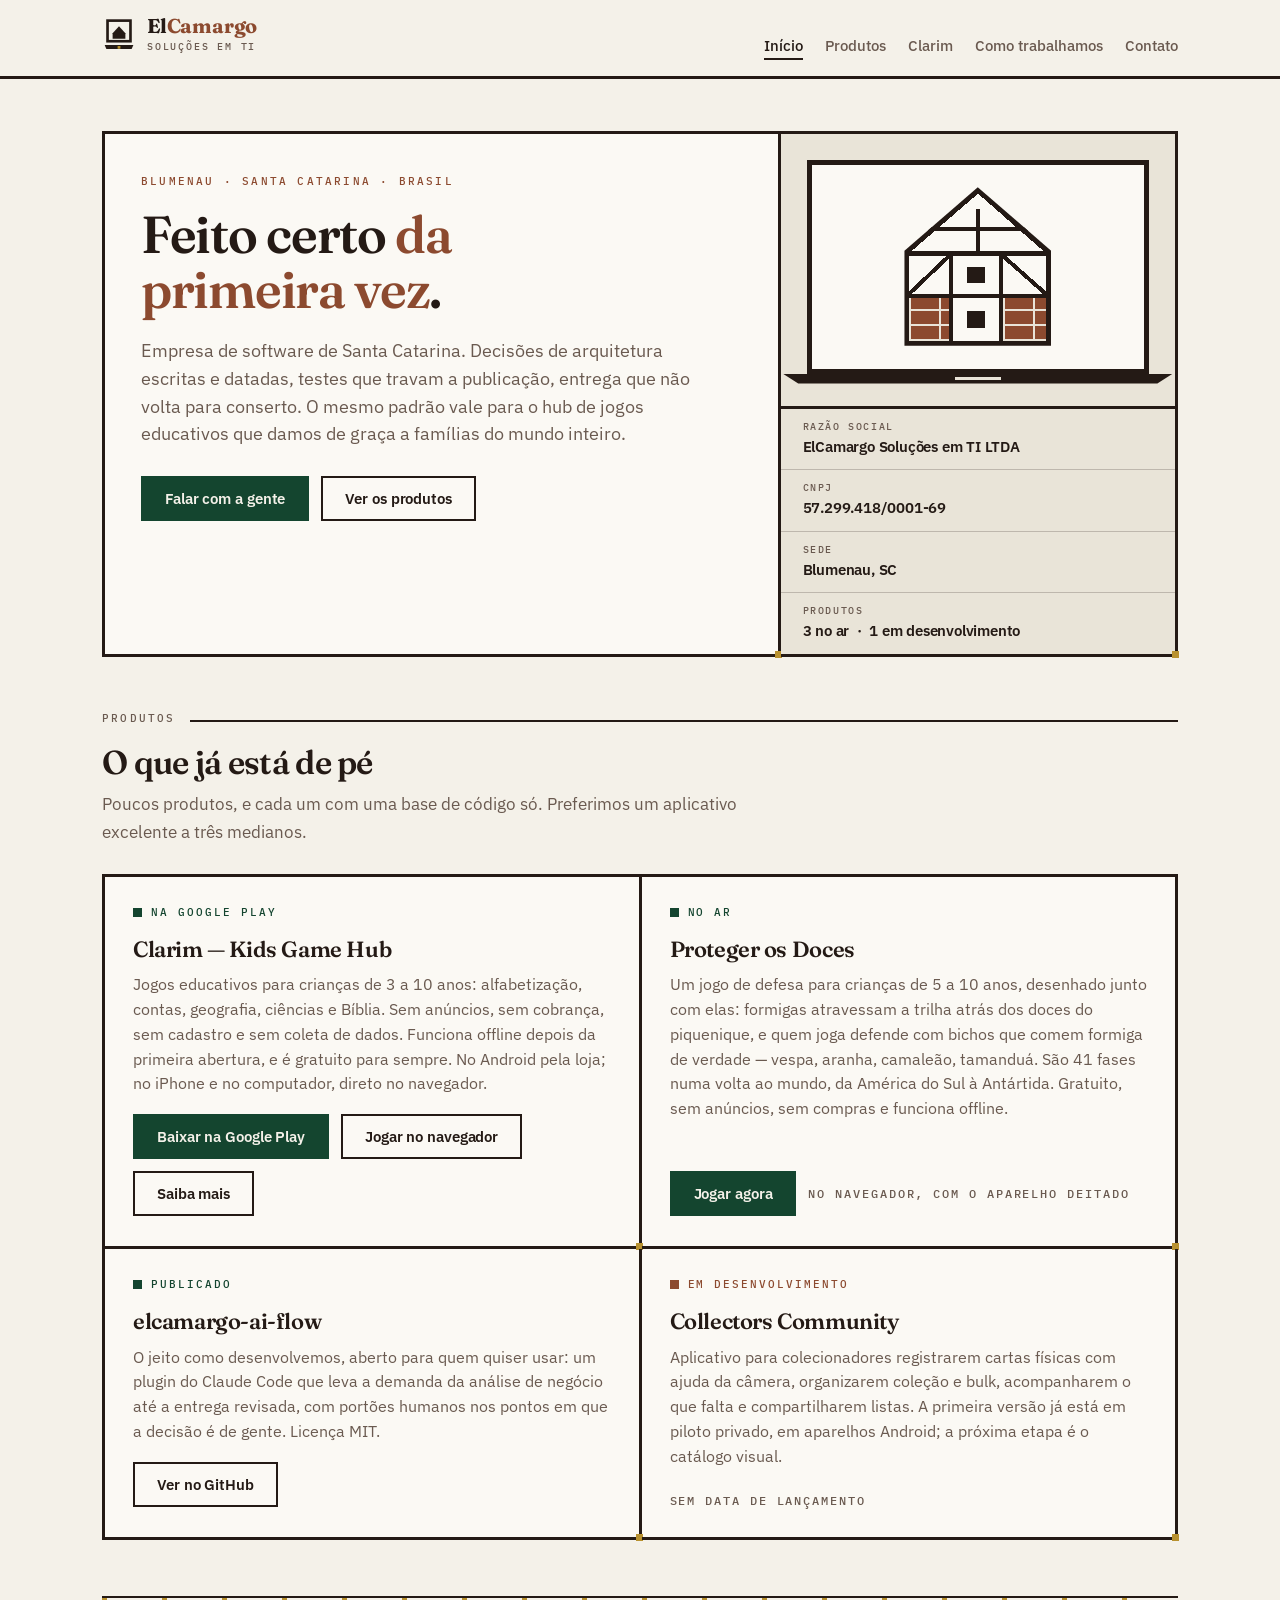
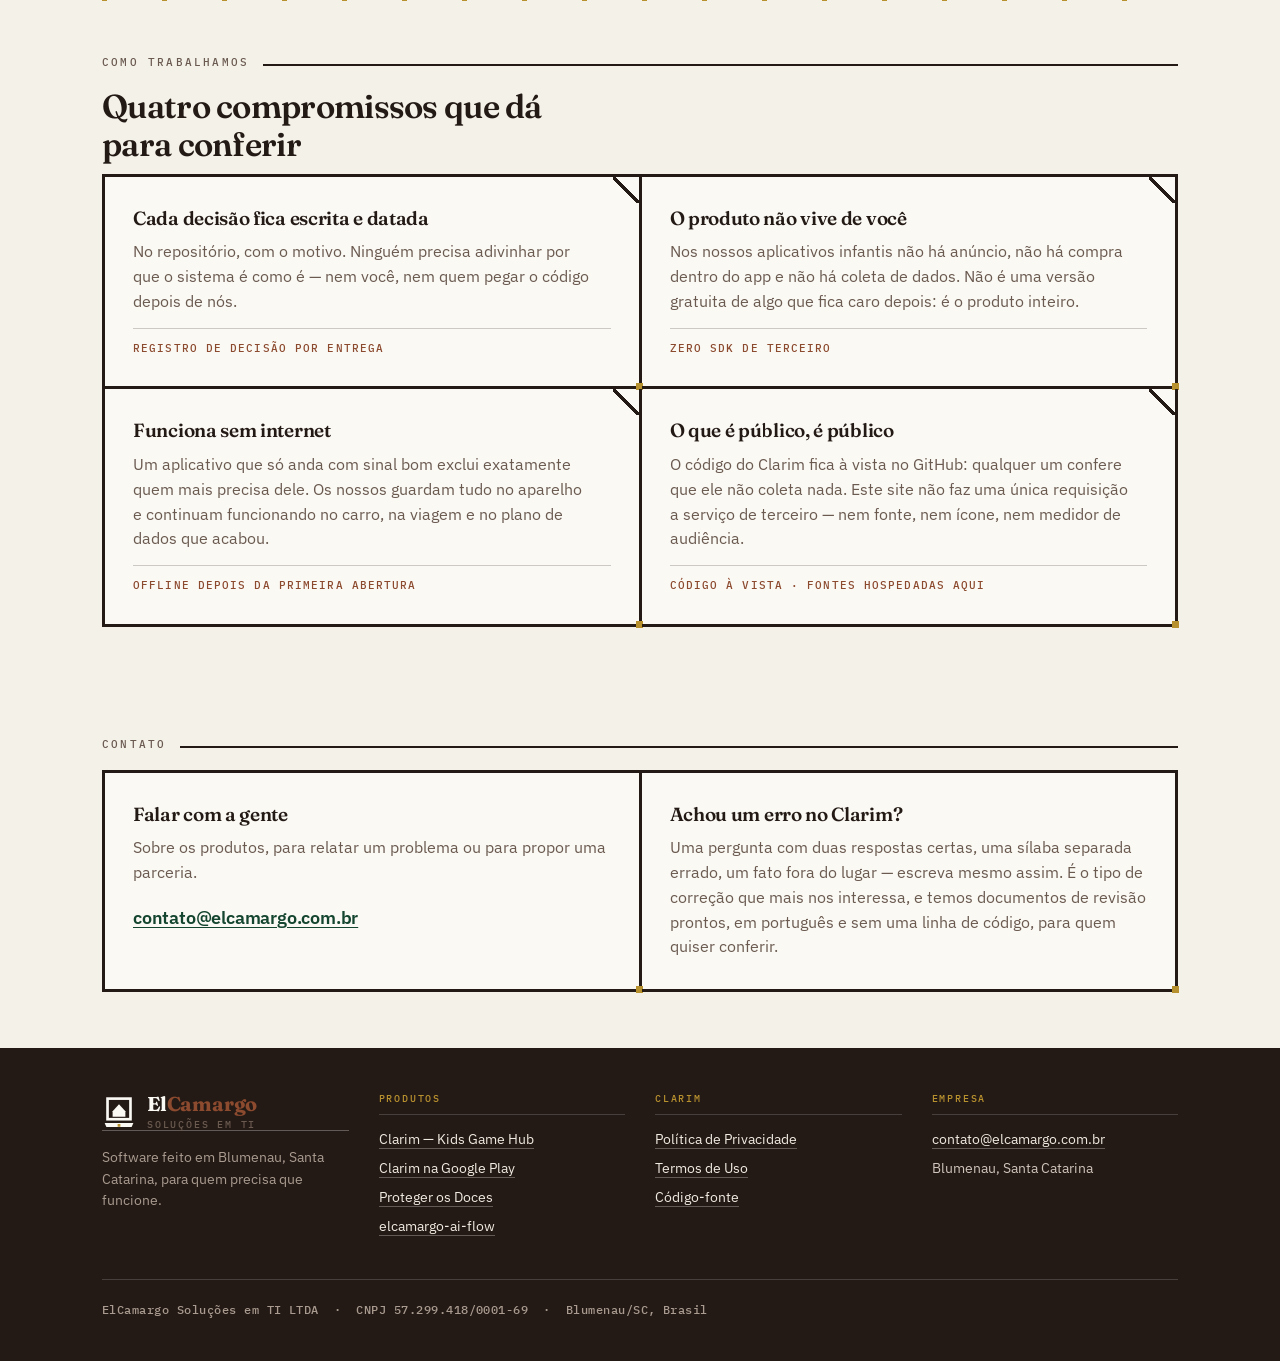
<file: index.html>
<!doctype html>
<html lang="pt-BR">
<head>
<meta charset="utf-8">
<meta name="viewport" content="width=device-width, initial-scale=1">
<title>ElCamargo Soluções em TI — software de Blumenau, Santa Catarina</title>
<meta name="description" content="ElCamargo Soluções em TI LTDA, de Blumenau/SC. Fazemos o Clarim, hub de jogos educativos infantis gratuito e sem anúncios, na Google Play; o Proteger os Doces, jogo de defesa para crianças; o elcamargo-ai-flow; e o Collectors Community.">
<meta name="author" content="ElCamargo Soluções em TI LTDA">
<link rel="canonical" href="https://elcamargo.com.br/">
<!-- Open Graph sem og:image, de propósito: o site não usa imagem nenhuma. -->
<meta property="og:type" content="website">
<meta property="og:locale" content="pt_BR">
<meta property="og:site_name" content="ElCamargo Soluções em TI">
<meta property="og:title" content="ElCamargo Soluções em TI — software de Blumenau, Santa Catarina">
<meta property="og:description" content="Clarim, hub de jogos educativos infantis gratuito e sem anúncios, na Google Play; Proteger os Doces; elcamargo-ai-flow; e o Collectors Community.">
<meta property="og:url" content="https://elcamargo.com.br/">
<meta name="theme-color" content="#F4F1E9" media="(prefers-color-scheme: light)">
<meta name="theme-color" content="#16110E" media="(prefers-color-scheme: dark)">
<!-- Favicon embutido: o site não faz uma única requisição externa. -->
<link rel="icon" href="data:image/svg+xml,%3Csvg%20xmlns='http://www.w3.org/2000/svg'%20viewBox='0%200%2064%2064'%3E%3Crect%20width='64'%20height='64'%20fill='%23241A15'/%3E%3Cpath%20d='M5%2052.8h54l-3.2%207.4H8.2z'%20fill='%23F4F1E9'/%3E%3Crect%20x='10.4'%20y='6.8'%20width='43.2'%20height='38.8'%20fill='none'%20stroke='%23F4F1E9'%20stroke-width='5'/%3E%3Cpath%20d='M20%2030.8%2032%2017.2l12%2013.6v10H20z'%20fill='%23F4F1E9'/%3E%3Crect%20x='29.4'%20y='54.6'%20width='5.2'%20height='5.2'%20fill='%23B8912F'/%3E%3C/svg%3E">
<!-- As fontes moram no repositório, em fontes/. Ver o LEIA-ME de lá. -->
<link rel="preload" href="fontes/fraunces-latin.woff2" as="font" type="font/woff2" crossorigin>
<link rel="preload" href="fontes/plex-sans-latin.woff2" as="font" type="font/woff2" crossorigin>
<link rel="stylesheet" href="style.css">
</head>
<body>

<header class="topo">
  <div class="limite">
    <a class="marca" href="./">
      <svg class="simbolo" viewBox="0 0 32 32" aria-hidden="true" focusable="false">
        <path d="M2.5 26.4h27l-1.6 3.7H4.1z" fill="currentColor"/>
        <rect x="5.2" y="3.4" width="21.6" height="19.4" fill="none" stroke="currentColor" stroke-width="2.5"/>
        <path d="M10 15.4 16 8.6l6 6.8v5H10z" fill="currentColor"/>
        <rect x="14.7" y="27.3" width="2.6" height="2.6" fill="#B8912F"/>
      </svg>
      <span class="nome">El<em>Camargo</em><span class="sub">Soluções em TI</span></span>
    </a>
    <nav class="menu" aria-label="Principal">
      <a href="./" aria-current="page">Início</a>
      <a href="#produtos">Produtos</a>
      <a href="clarim.html">Clarim</a>
      <a href="#como">Como trabalhamos</a>
      <a href="#contato">Contato</a>
    </nav>
  </div>
</header>

<main>

<div class="abertura">
  <div class="limite">
    <div class="gaiola">

      <div class="painel-tese">
        <div class="rubrica">Blumenau · Santa Catarina · Brasil</div>
        <h1>Feito certo <b>da primeira vez</b>.</h1>
        <p class="linha-fina">Empresa de software de Santa Catarina. Decisões de
        arquitetura escritas e datadas, testes que travam a publicação, entrega
        que não volta para conserto. O mesmo padrão vale para o hub de jogos
        educativos que damos de graça a famílias do mundo inteiro.</p>
        <div class="acoes" style="margin-top:28px">
          <a class="botao" href="mailto:contato@elcamargo.com.br">Falar com a gente</a>
          <a class="botao vazio" href="#produtos">Ver os produtos</a>
        </div>
      </div>

      <!-- A casa, desenhada em geometria CSS: nenhuma imagem, nenhum direito
           autoral de terceiro. Abaixo dela, o que alguém desconfiado procura
           primeiro — os dados que um discurso não tem. -->
      <div class="estrutura">
        <div class="notebook" role="img" aria-label="Um notebook com uma casa enxaimel de Blumenau desenhada na tela">
          <div class="tela">
            <div class="empena">
              <div class="frontao">
                <i class="agua-esq"></i><i class="agua-dir"></i>
                <i class="pendural"></i><i class="nivel"></i>
              </div>
              <div class="corpo">
                <i class="sobe"></i><i class="janela"></i><i class="desce"></i>
                <i class="tijolo"></i><i class="janela"></i><i class="tijolo"></i>
              </div>
            </div>
          </div>
          <div class="base"></div>
        </div>
        <div class="placa">
          <dl>
            <div>
              <dt>Razão social</dt>
              <dd>ElCamargo Soluções em TI LTDA</dd>
            </div>
            <div>
              <dt>CNPJ</dt>
              <dd>57.299.418/0001-69</dd>
            </div>
            <div>
              <dt>Sede</dt>
              <dd>Blumenau, SC</dd>
            </div>
            <div>
              <dt>Produtos</dt>
              <dd>3 no ar &nbsp;·&nbsp; 1 em desenvolvimento</dd>
            </div>
          </dl>
        </div>
      </div>

    </div>
  </div>
</div>

<section id="produtos">
  <div class="limite">
    <div class="rotulo">Produtos</div>
    <h2 class="titulo">O que já está de pé</h2>
    <p class="chamada">Poucos produtos, e cada um com uma base de código só.
    Preferimos um aplicativo excelente a três medianos.</p>

    <div class="gaiola produtos">

      <article class="produto">
        <div class="selo no-ar">Na Google Play</div>
        <h3>Clarim — Kids Game Hub</h3>
        <p>Jogos educativos para crianças de 3 a 10 anos: alfabetização, contas,
        geografia, ciências e Bíblia. Sem anúncios, sem cobrança, sem cadastro e
        sem coleta de dados. Funciona offline depois da primeira abertura, e é
        gratuito para sempre. No Android pela loja; no iPhone e no computador,
        direto no navegador.</p>
        <div class="acoes">
          <a class="botao" href="https://play.google.com/store/apps/details?id=br.com.elcamargo.clarim">Baixar na Google Play</a>
          <a class="botao vazio" href="https://clarim.elcamargo.com.br/">Jogar no navegador</a>
          <a class="botao vazio" href="clarim.html">Saiba mais</a>
        </div>
      </article>

      <article class="produto">
        <div class="selo no-ar">No ar</div>
        <h3>Proteger os Doces</h3>
        <p>Um jogo de defesa para crianças de 5 a 10 anos, desenhado junto com
        elas: formigas atravessam a trilha atrás dos doces do piquenique, e quem
        joga defende com bichos que comem formiga de verdade — vespa, aranha,
        camaleão, tamanduá. São 41 fases numa volta ao mundo, da América do Sul
        à Antártida. Gratuito, sem anúncios, sem compras e funciona offline.</p>
        <div class="acoes">
          <a class="botao" href="https://protegerosdoces.elcamargo.com.br/">Jogar agora</a>
          <span class="registro">No navegador, com o aparelho deitado</span>
        </div>
      </article>

      <article class="produto">
        <div class="selo no-ar">Publicado</div>
        <h3>elcamargo-ai-flow</h3>
        <p>O jeito como desenvolvemos, aberto para quem quiser usar: um plugin do
        Claude Code que leva a demanda da análise de negócio até a entrega
        revisada, com portões humanos nos pontos em que a decisão é de gente.
        Licença MIT.</p>
        <div class="acoes">
          <a class="botao vazio" href="https://github.com/ElCamargo/elcamargo-ai-flow">Ver no GitHub</a>
        </div>
      </article>

      <article class="produto">
        <div class="selo fazendo">Em desenvolvimento</div>
        <h3>Collectors Community</h3>
        <p>Aplicativo para colecionadores registrarem cartas físicas com ajuda da
        câmera, organizarem coleção e bulk, acompanharem o que falta e
        compartilharem listas. A primeira versão já está em piloto privado, em
        aparelhos Android; a próxima etapa é o catálogo visual.</p>
        <div class="acoes">
          <span class="registro">Sem data de lançamento</span>
        </div>
      </article>

    </div>
  </div>
</section>

<div class="limite"><div class="frechal"></div></div>

<section id="como">
  <div class="limite">
    <div class="rotulo">Como trabalhamos</div>
    <h2 class="titulo">Quatro compromissos que dá para conferir</h2>

    <div class="gaiola valores">

      <div>
        <h3>Cada decisão fica escrita e datada</h3>
        <p>No repositório, com o motivo. Ninguém precisa adivinhar por que o
        sistema é como é — nem você, nem quem pegar o código depois de nós.</p>
        <span class="medida">Registro de decisão por entrega</span>
      </div>

      <div>
        <h3>O produto não vive de você</h3>
        <p>Nos nossos aplicativos infantis não há anúncio, não há compra dentro
        do app e não há coleta de dados. Não é uma versão gratuita de algo que
        fica caro depois: é o produto inteiro.</p>
        <span class="medida">Zero SDK de terceiro</span>
      </div>

      <div>
        <h3>Funciona sem internet</h3>
        <p>Um aplicativo que só anda com sinal bom exclui exatamente quem mais
        precisa dele. Os nossos guardam tudo no aparelho e continuam funcionando
        no carro, na viagem e no plano de dados que acabou.</p>
        <span class="medida">Offline depois da primeira abertura</span>
      </div>

      <div>
        <h3>O que é público, é público</h3>
        <p>O código do Clarim fica à vista no GitHub: qualquer um confere que
        ele não coleta nada. Este site não faz uma única requisição a serviço
        de terceiro — nem fonte, nem ícone, nem medidor de audiência.</p>
        <span class="medida">Código à vista · fontes hospedadas aqui</span>
      </div>

    </div>
  </div>
</section>

<section id="contato">
  <div class="limite">
    <div class="rotulo">Contato</div>
    <div class="gaiola contato">

      <div>
        <h3>Falar com a gente</h3>
        <p>Sobre os produtos, para relatar um problema ou para propor uma
        parceria.</p>
        <a class="email" href="mailto:contato@elcamargo.com.br">contato@elcamargo.com.br</a>
      </div>

      <div>
        <h3>Achou um erro no Clarim?</h3>
        <p>Uma pergunta com duas respostas certas, uma sílaba separada errado, um
        fato fora do lugar — escreva mesmo assim. É o tipo de correção que mais
        nos interessa, e temos documentos de revisão prontos, em português e sem
        uma linha de código, para quem quiser conferir.</p>
      </div>

    </div>
  </div>
</section>

</main>

<footer class="rodape">
  <div class="limite">
    <div class="colunas">

      <div class="assinatura">
        <a class="marca" href="./">
      <svg class="simbolo" viewBox="0 0 32 32" aria-hidden="true" focusable="false">
        <path d="M2.5 26.4h27l-1.6 3.7H4.1z" fill="currentColor"/>
        <rect x="5.2" y="3.4" width="21.6" height="19.4" fill="none" stroke="currentColor" stroke-width="2.5"/>
        <path d="M10 15.4 16 8.6l6 6.8v5H10z" fill="currentColor"/>
        <rect x="14.7" y="27.3" width="2.6" height="2.6" fill="#B8912F"/>
      </svg>
      <span class="nome">El<em>Camargo</em><span class="sub">Soluções em TI</span></span>
    </a>
        <p>Software feito em Blumenau, Santa Catarina, para quem precisa que
        funcione.</p>
      </div>

      <div>
        <h3>Produtos</h3>
        <ul>
          <li><a href="clarim.html">Clarim — Kids Game Hub</a></li>
          <li><a href="https://play.google.com/store/apps/details?id=br.com.elcamargo.clarim">Clarim na Google Play</a></li>
          <li><a href="https://protegerosdoces.elcamargo.com.br/">Proteger os Doces</a></li>
          <li><a href="https://github.com/ElCamargo/elcamargo-ai-flow">elcamargo-ai-flow</a></li>
        </ul>
      </div>

      <div>
        <h3>Clarim</h3>
        <ul>
          <li><a href="https://clarim.elcamargo.com.br/privacidade.html">Política de Privacidade</a></li>
          <li><a href="https://clarim.elcamargo.com.br/termos.html">Termos de Uso</a></li>
          <li><a href="https://github.com/ElCamargo/KidsGameHub">Código-fonte</a></li>
        </ul>
      </div>

      <div>
        <h3>Empresa</h3>
        <ul>
          <li><a href="mailto:contato@elcamargo.com.br">contato@elcamargo.com.br</a></li>
          <li>Blumenau, Santa Catarina</li>
        </ul>
      </div>

    </div>
    <div class="legal">
      <p>ElCamargo Soluções em TI LTDA &nbsp;·&nbsp; CNPJ 57.299.418/0001-69 &nbsp;·&nbsp; Blumenau/SC, Brasil</p>
    </div>
  </div>
</footer>

</body>
</html>
</file>
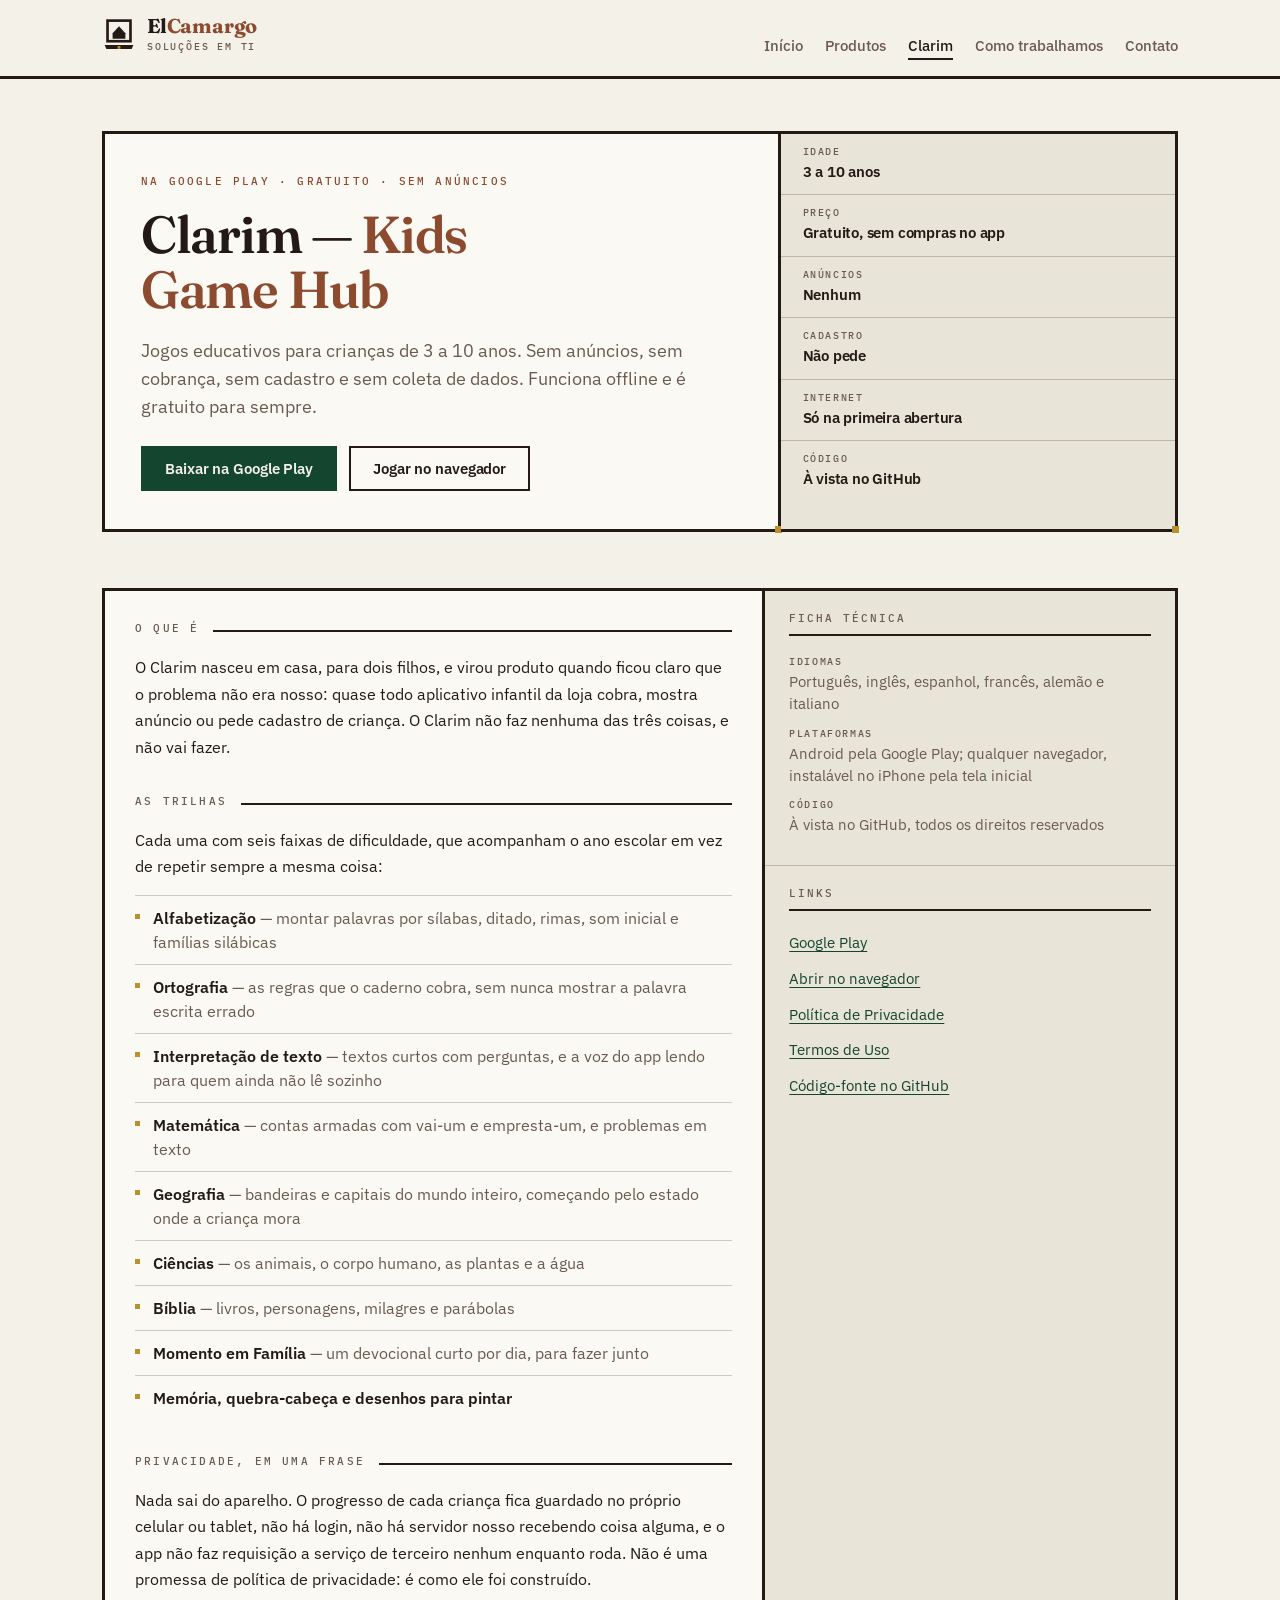
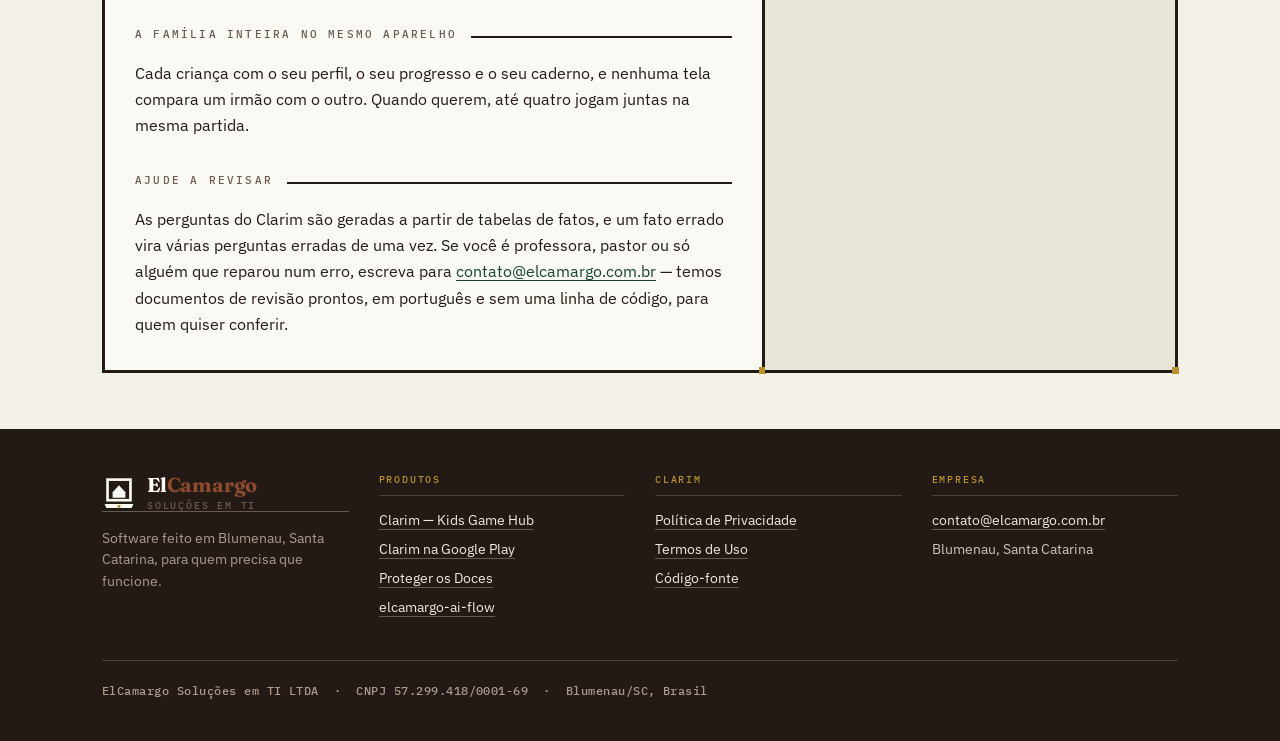
<file: clarim.html>
<!doctype html>
<html lang="pt-BR">
<head>
<meta charset="utf-8">
<meta name="viewport" content="width=device-width, initial-scale=1">
<title>Clarim — Kids Game Hub | ElCamargo Soluções em TI</title>
<meta name="description" content="Clarim é um hub de jogos educativos para crianças de 3 a 10 anos: alfabetização, contas, geografia, ciências e Bíblia. Sem anúncios, sem cadastro, sem coleta de dados, e funciona offline. Na Google Play e no navegador.">
<meta name="author" content="ElCamargo Soluções em TI LTDA">
<link rel="canonical" href="https://elcamargo.com.br/clarim.html">
<meta property="og:type" content="website">
<meta property="og:locale" content="pt_BR">
<meta property="og:site_name" content="ElCamargo Soluções em TI">
<meta property="og:title" content="Clarim — Kids Game Hub">
<meta property="og:description" content="Jogos educativos para crianças. Sem anúncios, sem cadastro, sem coleta de dados, e funciona offline. Na Google Play e no navegador.">
<meta property="og:url" content="https://elcamargo.com.br/clarim.html">
<meta name="theme-color" content="#F4F1E9" media="(prefers-color-scheme: light)">
<meta name="theme-color" content="#16110E" media="(prefers-color-scheme: dark)">
<link rel="icon" href="data:image/svg+xml,%3Csvg%20xmlns='http://www.w3.org/2000/svg'%20viewBox='0%200%2064%2064'%3E%3Crect%20width='64'%20height='64'%20fill='%23241A15'/%3E%3Cpath%20d='M5%2052.8h54l-3.2%207.4H8.2z'%20fill='%23F4F1E9'/%3E%3Crect%20x='10.4'%20y='6.8'%20width='43.2'%20height='38.8'%20fill='none'%20stroke='%23F4F1E9'%20stroke-width='5'/%3E%3Cpath%20d='M20%2030.8%2032%2017.2l12%2013.6v10H20z'%20fill='%23F4F1E9'/%3E%3Crect%20x='29.4'%20y='54.6'%20width='5.2'%20height='5.2'%20fill='%23B8912F'/%3E%3C/svg%3E">
<link rel="preload" href="fontes/fraunces-latin.woff2" as="font" type="font/woff2" crossorigin>
<link rel="preload" href="fontes/plex-sans-latin.woff2" as="font" type="font/woff2" crossorigin>
<link rel="stylesheet" href="style.css">
</head>
<body>

<header class="topo">
  <div class="limite">
    <a class="marca" href="./">
      <svg class="simbolo" viewBox="0 0 32 32" aria-hidden="true" focusable="false">
        <path d="M2.5 26.4h27l-1.6 3.7H4.1z" fill="currentColor"/>
        <rect x="5.2" y="3.4" width="21.6" height="19.4" fill="none" stroke="currentColor" stroke-width="2.5"/>
        <path d="M10 15.4 16 8.6l6 6.8v5H10z" fill="currentColor"/>
        <rect x="14.7" y="27.3" width="2.6" height="2.6" fill="#B8912F"/>
      </svg>
      <span class="nome">El<em>Camargo</em><span class="sub">Soluções em TI</span></span>
    </a>
    <nav class="menu" aria-label="Principal">
      <a href="./">Início</a>
      <a href="./#produtos">Produtos</a>
      <a href="clarim.html" aria-current="page">Clarim</a>
      <a href="./#como">Como trabalhamos</a>
      <a href="./#contato">Contato</a>
    </nav>
  </div>
</header>

<main>

<div class="abertura">
  <div class="limite">
    <div class="gaiola">

      <div class="painel-tese">
        <div class="rubrica">Na Google Play · gratuito · sem anúncios</div>
        <h1>Clarim — <b>Kids Game Hub</b></h1>
        <p class="linha-fina">Jogos educativos para crianças de 3 a 10 anos. Sem
        anúncios, sem cobrança, sem cadastro e sem coleta de dados. Funciona
        offline e é gratuito para sempre.</p>
        <div class="acoes" style="margin-top:26px">
          <a class="botao" href="https://play.google.com/store/apps/details?id=br.com.elcamargo.clarim">Baixar na Google Play</a>
          <a class="botao vazio" href="https://clarim.elcamargo.com.br/">Jogar no navegador</a>
        </div>
      </div>

      <div class="estrutura">
        <div class="placa" style="border-top:0">
          <dl>
            <div><dt>Idade</dt><dd>3 a 10 anos</dd></div>
            <div><dt>Preço</dt><dd>Gratuito, sem compras no app</dd></div>
            <div><dt>Anúncios</dt><dd>Nenhum</dd></div>
            <div><dt>Cadastro</dt><dd>Não pede</dd></div>
            <div><dt>Internet</dt><dd>Só na primeira abertura</dd></div>
            <div><dt>Código</dt><dd>À vista no GitHub</dd></div>
          </dl>
        </div>
      </div>

    </div>
  </div>
</div>

<section>
  <div class="limite">
    <div class="gaiola ficha">

      <div class="corpo-texto">
        <h2 class="rotulo">O que é</h2>
        <p>O Clarim nasceu em casa, para dois filhos, e virou produto quando ficou
        claro que o problema não era nosso: quase todo aplicativo infantil da loja
        cobra, mostra anúncio ou pede cadastro de criança. O Clarim não faz nenhuma
        das três coisas, e não vai fazer.</p>

        <h2 class="rotulo">As trilhas</h2>
        <p>Cada uma com seis faixas de dificuldade, que acompanham o ano escolar
        em vez de repetir sempre a mesma coisa:</p>

        <ul class="trilhas">
          <li><strong>Alfabetização</strong> — montar palavras por sílabas, ditado,
            rimas, som inicial e famílias silábicas</li>
          <li><strong>Ortografia</strong> — as regras que o caderno cobra, sem nunca
            mostrar a palavra escrita errado</li>
          <li><strong>Interpretação de texto</strong> — textos curtos com perguntas,
            e a voz do app lendo para quem ainda não lê sozinho</li>
          <li><strong>Matemática</strong> — contas armadas com vai-um e empresta-um,
            e problemas em texto</li>
          <li><strong>Geografia</strong> — bandeiras e capitais do mundo inteiro,
            começando pelo estado onde a criança mora</li>
          <li><strong>Ciências</strong> — os animais, o corpo humano, as plantas e a água</li>
          <li><strong>Bíblia</strong> — livros, personagens, milagres e parábolas</li>
          <li><strong>Momento em Família</strong> — um devocional curto por dia, para fazer junto</li>
          <li><strong>Memória, quebra-cabeça e desenhos para pintar</strong></li>
        </ul>

        <h2 class="rotulo">Privacidade, em uma frase</h2>
        <p>Nada sai do aparelho. O progresso de cada criança fica guardado no
        próprio celular ou tablet, não há login, não há servidor nosso recebendo
        coisa alguma, e o app não faz requisição a serviço de terceiro nenhum
        enquanto roda. Não é uma promessa de política de privacidade: é como ele
        foi construído.</p>

        <h2 class="rotulo">A família inteira no mesmo aparelho</h2>
        <p>Cada criança com o seu perfil, o seu progresso e o seu caderno, e
        nenhuma tela compara um irmão com o outro. Quando querem, até quatro
        jogam juntas na mesma partida.</p>

        <h2 class="rotulo">Ajude a revisar</h2>
        <p>As perguntas do Clarim são geradas a partir de tabelas de fatos, e um
        fato errado vira várias perguntas erradas de uma vez. Se você é
        professora, pastor ou só alguém que reparou num erro, escreva para
        <a href="mailto:contato@elcamargo.com.br">contato@elcamargo.com.br</a> —
        temos documentos de revisão prontos, em português e sem uma linha de
        código, para quem quiser conferir.</p>
      </div>

      <aside>
        <div class="bloco">
          <h3>Ficha técnica</h3>
          <ul>
            <li><strong>Idiomas</strong>
              <span>Português, inglês, espanhol, francês, alemão e italiano</span></li>
            <li><strong>Plataformas</strong>
              <span>Android pela Google Play; qualquer navegador, instalável no iPhone pela tela inicial</span></li>
            <li><strong>Código</strong>
              <span>À vista no GitHub, todos os direitos reservados</span></li>
          </ul>
        </div>

        <div class="bloco">
          <h3>Links</h3>
          <ul>
            <li><a href="https://play.google.com/store/apps/details?id=br.com.elcamargo.clarim">Google Play</a></li>
            <li><a href="https://clarim.elcamargo.com.br/">Abrir no navegador</a></li>
            <li><a href="https://clarim.elcamargo.com.br/privacidade.html">Política de Privacidade</a></li>
            <li><a href="https://clarim.elcamargo.com.br/termos.html">Termos de Uso</a></li>
            <li><a href="https://github.com/ElCamargo/KidsGameHub">Código-fonte no GitHub</a></li>
          </ul>
        </div>
      </aside>

    </div>
  </div>
</section>

</main>

<footer class="rodape">
  <div class="limite">
    <div class="colunas">

      <div class="assinatura">
        <a class="marca" href="./">
      <svg class="simbolo" viewBox="0 0 32 32" aria-hidden="true" focusable="false">
        <path d="M2.5 26.4h27l-1.6 3.7H4.1z" fill="currentColor"/>
        <rect x="5.2" y="3.4" width="21.6" height="19.4" fill="none" stroke="currentColor" stroke-width="2.5"/>
        <path d="M10 15.4 16 8.6l6 6.8v5H10z" fill="currentColor"/>
        <rect x="14.7" y="27.3" width="2.6" height="2.6" fill="#B8912F"/>
      </svg>
      <span class="nome">El<em>Camargo</em><span class="sub">Soluções em TI</span></span>
    </a>
        <p>Software feito em Blumenau, Santa Catarina, para quem precisa que
        funcione.</p>
      </div>

      <div>
        <h3>Produtos</h3>
        <ul>
          <li><a href="clarim.html">Clarim — Kids Game Hub</a></li>
          <li><a href="https://play.google.com/store/apps/details?id=br.com.elcamargo.clarim">Clarim na Google Play</a></li>
          <li><a href="https://protegerosdoces.elcamargo.com.br/">Proteger os Doces</a></li>
          <li><a href="https://github.com/ElCamargo/elcamargo-ai-flow">elcamargo-ai-flow</a></li>
        </ul>
      </div>

      <div>
        <h3>Clarim</h3>
        <ul>
          <li><a href="https://clarim.elcamargo.com.br/privacidade.html">Política de Privacidade</a></li>
          <li><a href="https://clarim.elcamargo.com.br/termos.html">Termos de Uso</a></li>
          <li><a href="https://github.com/ElCamargo/KidsGameHub">Código-fonte</a></li>
        </ul>
      </div>

      <div>
        <h3>Empresa</h3>
        <ul>
          <li><a href="mailto:contato@elcamargo.com.br">contato@elcamargo.com.br</a></li>
          <li>Blumenau, Santa Catarina</li>
        </ul>
      </div>

    </div>
    <div class="legal">
      <p>ElCamargo Soluções em TI LTDA &nbsp;·&nbsp; CNPJ 57.299.418/0001-69 &nbsp;·&nbsp; Blumenau/SC, Brasil</p>
    </div>
  </div>
</footer>

</body>
</html>
</file>
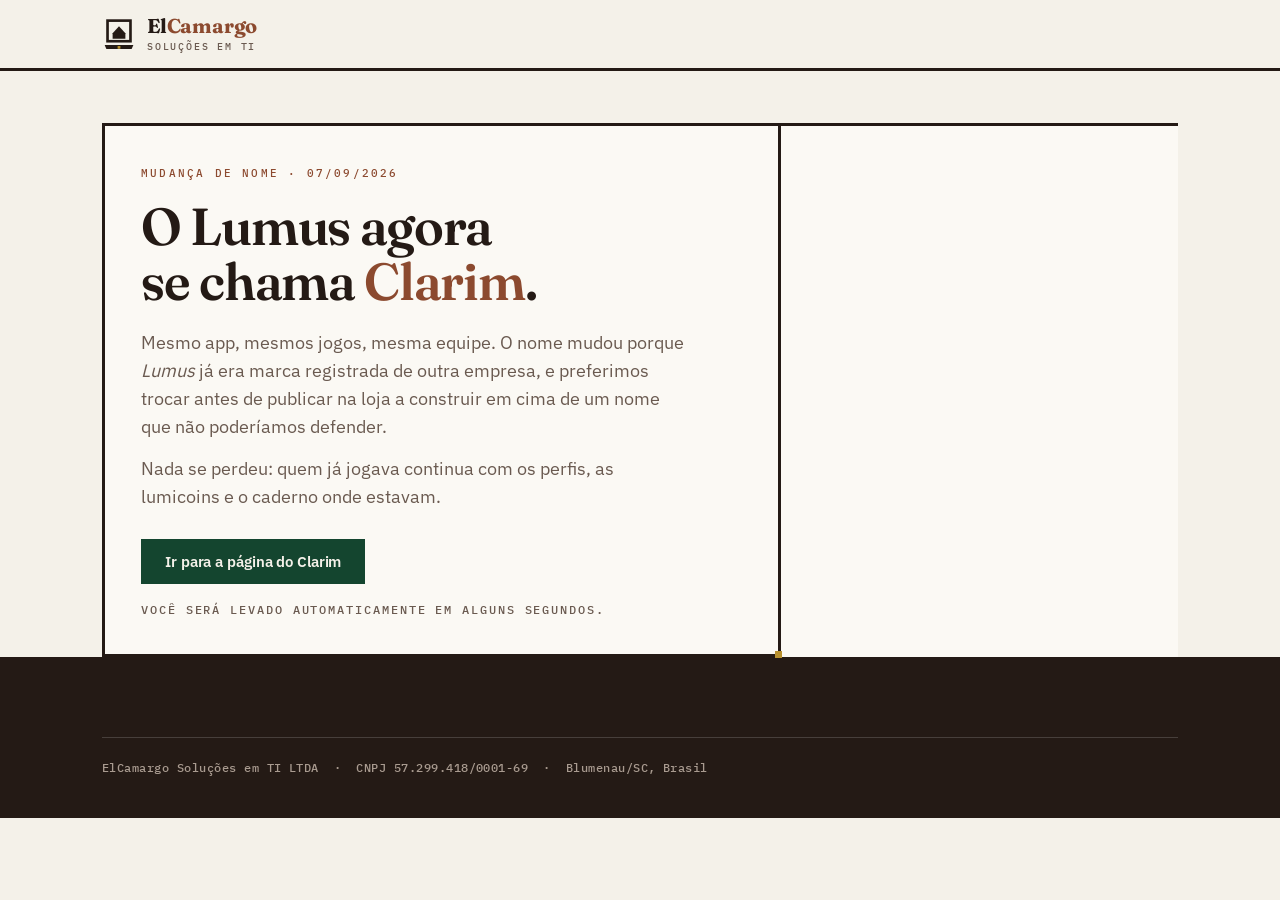
<file: lumus.html>
<!doctype html>
<html lang="pt-BR">
<head>
<meta charset="utf-8">
<meta name="viewport" content="width=device-width, initial-scale=1">
<title>O Lumus agora se chama Clarim</title>
<!-- Esta página existe só para não quebrar link antigo. O produto mudou de
     nome em 07/09/2026, e quem salvou ou compartilhou /lumus.html merece
     chegar no lugar certo em vez de bater num 404. O redirecionamento é por
     meta refresh porque o GitHub Pages não faz 301 de arquivo para arquivo;
     o `canonical` é que conta para o buscador. -->
<meta http-equiv="refresh" content="3; url=clarim.html">
<link rel="canonical" href="https://elcamargo.com.br/clarim.html">
<meta name="robots" content="noindex, follow">
<meta name="theme-color" content="#F4F1E9" media="(prefers-color-scheme: light)">
<meta name="theme-color" content="#16110E" media="(prefers-color-scheme: dark)">
<link rel="icon" href="data:image/svg+xml,%3Csvg%20xmlns='http://www.w3.org/2000/svg'%20viewBox='0%200%2064%2064'%3E%3Crect%20width='64'%20height='64'%20fill='%23241A15'/%3E%3Cpath%20d='M5%2052.8h54l-3.2%207.4H8.2z'%20fill='%23F4F1E9'/%3E%3Crect%20x='10.4'%20y='6.8'%20width='43.2'%20height='38.8'%20fill='none'%20stroke='%23F4F1E9'%20stroke-width='5'/%3E%3Cpath%20d='M20%2030.8%2032%2017.2l12%2013.6v10H20z'%20fill='%23F4F1E9'/%3E%3Crect%20x='29.4'%20y='54.6'%20width='5.2'%20height='5.2'%20fill='%23B8912F'/%3E%3C/svg%3E">
<link rel="stylesheet" href="style.css">
</head>
<body>

<header class="topo">
  <div class="limite">
    <a class="marca" href="./">
      <svg class="simbolo" viewBox="0 0 32 32" aria-hidden="true" focusable="false">
        <path d="M2.5 26.4h27l-1.6 3.7H4.1z" fill="currentColor"/>
        <rect x="5.2" y="3.4" width="21.6" height="19.4" fill="none" stroke="currentColor" stroke-width="2.5"/>
        <path d="M10 15.4 16 8.6l6 6.8v5H10z" fill="currentColor"/>
        <rect x="14.7" y="27.3" width="2.6" height="2.6" fill="#B8912F"/>
      </svg>
      <span class="nome">El<em>Camargo</em><span class="sub">Soluções em TI</span></span>
    </a>
  </div>
</header>

<main>
  <div class="abertura">
    <div class="limite">
      <div class="gaiola">
        <div class="painel-tese">
          <div class="rubrica">Mudança de nome · 07/09/2026</div>
          <h1>O Lumus agora se chama <b>Clarim</b>.</h1>
          <p class="linha-fina">Mesmo app, mesmos jogos, mesma equipe. O nome
          mudou porque <em>Lumus</em> já era marca registrada de outra empresa,
          e preferimos trocar antes de publicar na loja a construir em cima de
          um nome que não poderíamos defender.</p>
          <p class="linha-fina" style="margin-top:14px">Nada se perdeu: quem já
          jogava continua com os perfis, as lumicoins e o caderno onde estavam.</p>
          <div class="acoes" style="margin-top:28px">
            <a class="botao" href="clarim.html">Ir para a página do Clarim</a>
          </div>
          <p class="registro" style="margin-top:20px">Você será levado
          automaticamente em alguns segundos.</p>
        </div>
      </div>
    </div>
  </div>
</main>

<footer class="rodape">
  <div class="limite">
    <div class="legal">
      <p>ElCamargo Soluções em TI LTDA &nbsp;·&nbsp; CNPJ 57.299.418/0001-69 &nbsp;·&nbsp; Blumenau/SC, Brasil</p>
    </div>
  </div>
</footer>

</body>
</html>
</file>
<file: style.css>
/**
 * ElCamargo Soluções em TI — a folha de estilo do site
 *
 * Uma folha só, sem build, sem framework e sem nenhuma requisição externa:
 * nem fonte do Google, nem ícone de CDN, nem script de terceiro. É a mesma
 * regra que os nossos produtos seguem, e não faria sentido o site que fala
 * deles não seguir também. As fontes moram em `fontes/` — ver o LEIA-ME de lá.
 *
 * O DESENHO: enxaimel. Blumenau é cidade de casa enxaimel, e enxaimel é
 * estrutura à vista — a viga aparece, a junta aparece, nada se esconde atrás
 * de reboco. É a mesma coisa que a empresa diz fazer com as decisões. Então a
 * grade do site é gaiola de viga compartilhada, a junta ganha cavilha, e a
 * abertura tem uma empena desenhada inteira em geometria CSS.
 *
 * Duas vozes tipográficas: a serifada (Fraunces) para o institucional, a
 * sem-serifa (IBM Plex Sans) para ler, e a monoespaçada (IBM Plex Mono) para o
 * que é REGISTRO — rótulo, CNPJ, estado do produto. Empresa que anota decisão
 * em repositório fala nessa terceira voz.
 */

/* ---------- as fontes, servidas daqui ----------
   `latin` cobre U+0000-00FF, onde estão todos os acentos do português.
   Fraunces e Plex Sans são variáveis: um arquivo para toda a faixa de peso. */
@font-face {
  font-family: "Fraunces";
  src: url("fontes/fraunces-latin.woff2") format("woff2");
  font-weight: 400 700; font-style: normal; font-display: swap;
  unicode-range: U+0000-00FF, U+0131, U+0152-0153, U+02BB-02BC, U+02C6, U+02DA, U+02DC, U+0304, U+0308, U+0329, U+2000-206F, U+20AC, U+2122, U+2191, U+2193, U+2212, U+2215, U+FEFF, U+FFFD;
}
@font-face {
  font-family: "IBM Plex Sans";
  src: url("fontes/plex-sans-latin.woff2") format("woff2");
  font-weight: 400 600; font-style: normal; font-display: swap;
  unicode-range: U+0000-00FF, U+0131, U+0152-0153, U+02BB-02BC, U+02C6, U+02DA, U+02DC, U+0304, U+0308, U+0329, U+2000-206F, U+20AC, U+2122, U+2191, U+2193, U+2212, U+2215, U+FEFF, U+FFFD;
}
/* Só o peso 500 da monoespaçada: é o único que a folha usa. O 600 foi baixado
   junto e apagado depois — 15 KB que nenhuma regra pedia. */
@font-face {
  font-family: "IBM Plex Mono";
  src: url("fontes/plex-mono-500-latin.woff2") format("woff2");
  font-weight: 500; font-style: normal; font-display: swap;
  unicode-range: U+0000-00FF, U+0131, U+0152-0153, U+02BB-02BC, U+02C6, U+02DA, U+02DC, U+0304, U+0308, U+0329, U+2000-206F, U+20AC, U+2122, U+2191, U+2193, U+2212, U+2215, U+FEFF, U+FFFD;
}

:root {
  --viga:        #241A15;   /* a madeira: marrom quase preto */
  --terracota:   #8C4A2F;   /* a mesma madeira um tom acima, e o tijolo */
  --parede:      #F4F1E9;   /* reboco colonial: o fundo das seções */
  --parede-cova: #E9E4D8;   /* o painel que afunda */
  --painel:      #FBF9F4;   /* o claro de dentro dos cards e do enchimento */
  --tinta:       #241A15;
  --tinta-fraca: #6A5A50;
  --mata:        #14452F;   /* verde escuro: links e ação */
  --ouro:        #B8912F;   /* dourado fosco: cavilha, hover, detalhe */
  --linha:       rgba(36, 26, 21, .22);

  /* O botão tem tokens próprios porque no escuro ele INVERTE. */
  --botao-fundo: #14452F;
  --botao-tinta: #F4F1E9;
  --botao-hover: #B8912F;
  --botao-hover-tinta: #241A15;

  --serif: "Fraunces", "Iowan Old Style", Georgia, "Times New Roman", serif;
  --sans:  "IBM Plex Sans", system-ui, -apple-system, "Segoe UI", Roboto, sans-serif;
  --mono:  "IBM Plex Mono", ui-monospace, "Cascadia Mono", Consolas, monospace;

  --largura: 1120px;
  color-scheme: light;
}

/* No escuro a lógica é a mesma, invertida: enchimento escuro, viga clara.
   ATENÇÃO: --parede-cova precisa ficar MAIS CLARO que --painel aqui, porque é
   o fundo contra o qual a silhueta da empena aparece. Com os dois iguais, o
   recorte da casa existe e não se vê. */
@media (prefers-color-scheme: dark) {
  :root {
    --viga:        #4A3A31;
    --terracota:   #B4664A;
    --parede:      #16110E;
    --parede-cova: #2A211C;
    --painel:      #1B1512;
    --tinta:       #EFEAE1;
    --tinta-fraca: #A99B90;
    --mata:        #5FBF8E;
    --ouro:        #D9AE4E;
    --linha:       rgba(239, 234, 225, .22);
    --botao-fundo: #EFEAE1;
    --botao-tinta: #16110E;
    --botao-hover: #D9AE4E;
    --botao-hover-tinta: #16110E;
    color-scheme: dark;
  }
}

* { box-sizing: border-box; }

html { scroll-behavior: smooth; }
@media (prefers-reduced-motion: reduce) { html { scroll-behavior: auto; } }

body {
  margin: 0;
  background: var(--parede);
  color: var(--tinta);
  font: 400 16.5px/1.65 var(--sans);
  -webkit-text-size-adjust: 100%;
  -webkit-font-smoothing: antialiased;
}

/* A voz do registro. Rótulo, data, CNPJ, estado — nunca texto corrido, senão
   deixa de significar "isto está anotado". */
.registro {
  font: 500 12px/1 var(--mono);
  letter-spacing: .16em; text-transform: uppercase;
  color: var(--tinta-fraca);
}

.limite { max-width: var(--largura); margin: 0 auto; padding: 0 22px; }

/* ---------- A GAIOLA ----------
   A viga compartilhada: a moldura desenha topo e esquerda, cada painel desenha
   direita e baixo. As linhas SOMAM em vez de dobrar e o canto fecha de verdade.
   É o que separa "estrutura" de "cartõezinhos com borda". */
.gaiola {
  display: grid;
  border-top: 3px solid var(--viga);
  border-left: 3px solid var(--viga);
  background: var(--painel);
}
.gaiola > * {
  border-right: 3px solid var(--viga);
  border-bottom: 3px solid var(--viga);
  padding: 30px 28px;
  min-width: 0;
  position: relative;
}

/* A CAVILHA: um quadrado dourado na junta. Na casa é o pino de madeira que
   trava a viga; na placa de circuito é o pad de solda. O mesmo desenho lê como
   as duas coisas — e é ele que faz a grade parecer construída. */
.gaiola > *::after {
  content: "";
  position: absolute; right: -4px; bottom: -4px;
  width: 7px; height: 7px; background: var(--ouro);
}

/* ---------- A EMPENA ----------
   A casa, desenhada só com geometria: nenhuma imagem, nenhum direito autoral
   de terceiro. O que faz reconhecer enxaimel são quatro coisas, e todas estão
   aqui: viga GROSSA e escura contra enchimento claro; vão IRREGULAR, com a
   escora em alguns vãos e não em todos; a empena triangular, que é a silhueta;
   e o enchimento de tijolo em parte dos vãos. */
.empena {
  position: relative;
  aspect-ratio: 1 / 1.08;
  background: var(--painel);
  clip-path: polygon(50% 0, 100% 40%, 100% 100%, 0 100%, 0 40%);
}

/* CUIDADO com o sentido do gradiente, que é contraintuitivo: `to top right`
   aponta o EIXO para o canto superior direito, e as faixas saem PERPENDICULARES
   a ele — desenham "\", não "/". Trocar os dois lados põe o telhado de cabeça
   para baixo e o frontão vira uma seta.
       "/"  →  to bottom right      "\"  →  to top right                  */
.frontao { position: absolute; left: 0; right: 0; top: 0; height: 40%; }
.frontao i { position: absolute; display: block; }
.agua-esq { left: 0; width: 50%; top: 0; bottom: 0;
  background: linear-gradient(to bottom right, transparent calc(50% - 5px), var(--viga) calc(50% - 5px), var(--viga) calc(50% + 5px), transparent calc(50% + 5px)); }
.agua-dir { right: 0; width: 50%; top: 0; bottom: 0;
  background: linear-gradient(to top right, transparent calc(50% - 5px), var(--viga) calc(50% - 5px), var(--viga) calc(50% + 5px), transparent calc(50% + 5px)); }
.pendural { left: calc(50% - 2px); width: 4px; top: 34%; bottom: 0; background: var(--viga); }
.nivel    { left: 16%; right: 16%; top: 62%; height: 4px; background: var(--viga); }

/* A borda externa vai AQUI, e não em .empena: `clip-path` recorta a borda do
   elemento junto com ele, então contorno posto na empena simplesmente some.
   O .corpo está inteiro dentro do recorte, então os esteios de canto e o
   baldrame sobrevivem — sem eles a casa ficava com as paredes sem madeira. */
.corpo {
  position: absolute; left: 0; right: 0; top: 40%; bottom: 0;
  display: grid; grid-template-columns: 1fr 1.15fr 1fr; grid-template-rows: 1fr 1fr;
  border: 5px solid var(--viga);
}
.corpo i { display: block; position: relative;
  border-right: 4px solid var(--viga); border-bottom: 4px solid var(--viga); }
.corpo i:nth-child(3n) { border-right: 0; }
.corpo i:nth-last-child(-n+3) { border-bottom: 0; }

/* A mão-francesa: em dois vãos só, e as duas subindo para o meio — a figura do
   "homem". É a irregularidade que faz parecer construído, não gerado. */
.sobe  { background-image: linear-gradient(to bottom right, transparent calc(50% - 2px), var(--viga) calc(50% - 2px), var(--viga) calc(50% + 2px), transparent calc(50% + 2px)); }
.desce { background-image: linear-gradient(to top right,    transparent calc(50% - 2px), var(--viga) calc(50% - 2px), var(--viga) calc(50% + 2px), transparent calc(50% + 2px)); }

/* O tijolo. A junta ficou a prumo em vez de amarrada: é simplificação
   consciente — nesta escala não se distingue, e amarrar custa quatro camadas. */
.tijolo {
  background-color: var(--terracota);
  background-image:
    repeating-linear-gradient(0deg,  var(--parede-cova) 0 2px, transparent 2px 15px),
    repeating-linear-gradient(90deg, var(--parede-cova) 0 2px, transparent 2px 30px);
}
.janela::after {
  content: ""; position: absolute; left: 24%; right: 24%; top: 22%; bottom: 22%;
  background: var(--viga); border: 3px solid var(--painel);
}

/* O FRECHAL: divisor de seção. Uma viga fina com cavilhas espaçadas. Lê como
   barrote e como barramento. */
.frechal {
  height: 5px;
  background:
    linear-gradient(var(--viga), var(--viga)) left top / 100% 2px no-repeat,
    repeating-linear-gradient(to right, var(--ouro) 0 5px, transparent 5px 60px) left top / 100% 5px no-repeat;
}

/* ---------- o topo ---------- */
header.topo {
  border-bottom: 3px solid var(--viga);
  background: var(--parede);
  position: sticky; top: 0; z-index: 10;
}
.topo .limite {
  display: flex; align-items: baseline; justify-content: space-between;
  gap: 14px 28px; flex-wrap: wrap; padding-top: 16px; padding-bottom: 16px;
}
/* ---------- A LOGOMARCA ----------
   O símbolo é o mesmo desenho da abertura, reduzido até sobreviver a 16 pixels:
   um notebook com a empena na tela. Sobrou o essencial — a base, a moldura da
   tela e o triângulo do frontão cheio (contorno some no tamanho de favicon) —
   mais a cavilha dourada, que é o detalhe que aparece em todo o site.
   Fica em `currentColor`, então serve em qualquer fundo sem duplicar arquivo. */
.marca { display: flex; align-items: center; gap: 11px; color: var(--tinta); text-decoration: none; }
.marca .simbolo { flex: none; width: 34px; height: 34px; }
.marca .nome { font: 700 20px/1 var(--serif); letter-spacing: -.2px; }
.marca em { font-style: normal; color: var(--terracota); }
.marca .sub {
  display: block; margin-top: 6px;
  font: 500 10px/1 var(--mono); letter-spacing: .18em; text-transform: uppercase;
  color: var(--tinta-fraca);
}
nav.menu { display: flex; gap: 22px; flex-wrap: wrap; }
nav.menu a {
  font: 500 14.5px/1 var(--sans); color: var(--tinta-fraca);
  text-decoration: none; padding-bottom: 4px; border-bottom: 2px solid transparent;
}
nav.menu a:hover, nav.menu a:focus-visible { color: var(--tinta); border-bottom-color: var(--ouro); }
nav.menu a[aria-current="page"] { color: var(--tinta); border-bottom-color: var(--viga); }

/* ---------- a abertura ---------- */
.abertura { padding: 52px 0 0; }
.abertura .gaiola { grid-template-columns: 1fr; }
@media (min-width: 900px) { .abertura .gaiola { grid-template-columns: 1.7fr 1fr; } }

.painel-tese { padding: 42px 36px 38px; }
.rubrica {
  font: 500 11px/1 var(--mono); letter-spacing: .2em; text-transform: uppercase;
  color: var(--terracota); margin-bottom: 20px;
}
.abertura h1 {
  font: 600 clamp(32px, 5.2vw, 52px)/1.06 var(--serif);
  letter-spacing: -1.3px; margin: 0 0 20px; max-width: 15ch; text-wrap: balance;
}
.abertura h1 b { font-weight: 600; color: var(--terracota); }
.abertura p.linha-fina {
  font: 400 18px/1.55 var(--sans); color: var(--tinta-fraca);
  margin: 0; max-width: 50ch;
}

/* ---------- O NOTEBOOK ----------
   A casa sozinha dizia "Blumenau" e não dizia "software". Dentro da tela de um
   notebook ela diz as duas coisas na mesma imagem, que é o que a empresa é: o
   lugar, feito programa. Tudo geometria — nenhuma imagem. */
.estrutura { background: var(--parede-cova); padding: 0; }
.notebook { margin: 26px 26px 22px; }

.tela {
  border: 5px solid var(--viga);
  background: var(--painel);
  aspect-ratio: 16 / 10;
  display: grid;
  place-items: center;
  padding: 12px;
}
/* A casa é medida pela ALTURA da tela e deixa a largura para o aspect-ratio.
   Medir pela largura fazia a empena estourar por baixo numa tela 16:10. */
.tela .empena { height: 88%; width: auto; margin: 0; }

/* A base é mais larga que a tela — é o que faz o desenho ler como notebook e
   não como moldura de quadro. O recorte dá o leve trapézio da perspectiva. */
.base {
  height: 10px;
  margin: 0 -7%;
  background: var(--viga);
  clip-path: polygon(0 0, 100% 0, 96% 100%, 4% 100%);
  position: relative;
}
/* A dobradiça: um risco claro no meio da base, que é o que o olho procura
   para confirmar que aquilo abre. */
.base::after {
  content: "";
  position: absolute; left: 50%; top: 3px;
  width: 46px; height: 3px; margin-left: -23px;
  background: var(--parede-cova);
}
.placa { border-top: 3px solid var(--viga); }
.placa div { padding: 13px 22px; border-bottom: 1px solid var(--linha); }
.placa div:last-child { border-bottom: 0; }
.placa dl { margin: 0; }
.placa dt { font: 500 10px/1 var(--mono); letter-spacing: .16em; text-transform: uppercase; color: var(--tinta-fraca); }
.placa dd { margin: 5px 0 0; font: 600 15px/1.3 var(--sans); letter-spacing: -.2px; color: var(--tinta); }

/* ---------- seções ---------- */
section { padding: 56px 0; }

.rotulo {
  display: flex; align-items: baseline; gap: 14px; margin: 0 0 20px;
  font: 500 11px/1 var(--mono); letter-spacing: .2em; text-transform: uppercase;
  color: var(--tinta-fraca);
}
.rotulo::after { content: ""; flex: 1; height: 2px; background: var(--viga); }
h2.titulo { font: 600 clamp(25px, 3.3vw, 33px)/1.15 var(--serif); letter-spacing: -.7px; margin: 0 0 10px; max-width: 22ch; }
.chamada { font: 400 17px/1.6 var(--sans); color: var(--tinta-fraca); margin: 0 0 28px; max-width: 64ch; }

p { margin: 0 0 15px; max-width: 68ch; }
p:last-child { margin-bottom: 0; }
a { color: var(--mata); text-underline-offset: 3px; }
a:hover { color: var(--tinta); }

/* ---------- os produtos ---------- */
.produtos { grid-template-columns: 1fr; }
@media (min-width: 760px) { .produtos { grid-template-columns: 1fr 1fr; } }
.produto { display: flex; flex-direction: column; }
.produto h3 { font: 600 22px/1.2 var(--serif); letter-spacing: -.4px; margin: 0 0 10px; }
.produto p { font: 400 15.5px/1.6 var(--sans); color: var(--tinta-fraca); margin: 0 0 18px; flex: 1; max-width: none; }

/* O estado do produto é registro, não enfeite: voz monoespaçada com um
   quadrado de cor à frente. Sem pílula colorida, sem emoji. */
.selo { display: flex; align-items: center; gap: 9px; margin-bottom: 18px;
  font: 500 11px/1 var(--mono); letter-spacing: .18em; text-transform: uppercase; }
.selo::before { content: ""; width: 9px; height: 9px; flex: none; background: currentColor; }
.selo.no-ar { color: var(--mata); }
.selo.fazendo { color: var(--terracota); }

.acoes { display: flex; gap: 12px; flex-wrap: wrap; align-items: center; }

/* ---------- como trabalhamos ---------- */
.valores { grid-template-columns: 1fr; }
@media (min-width: 700px) { .valores { grid-template-columns: 1fr 1fr; } }
.valores h3 { font: 600 19px/1.25 var(--serif); letter-spacing: -.3px; margin: 0 0 9px; }
.valores p { font: 400 15.5px/1.6 var(--sans); color: var(--tinta-fraca); margin: 0; max-width: 46ch; }
.valores .medida {
  display: block; margin-top: 14px; padding-top: 12px; border-top: 1px solid var(--linha);
  font: 500 11px/1.4 var(--mono); letter-spacing: .1em; text-transform: uppercase; color: var(--terracota);
}
/* A MÃO-FRANCESA DE CANTO. Uma escora curta cortando o canto do painel, que é
   onde ela fica numa casa de verdade. Tem 26px e a folga do painel é 28px:
   nunca encosta em letra nenhuma. */
.valores > div::before {
  content: ""; position: absolute; right: 0; top: 0; width: 26px; height: 26px;
  background: linear-gradient(to bottom left, transparent calc(50% - 1.5px), var(--viga) calc(50% - 1.5px), var(--viga) calc(50% + 1.5px), transparent calc(50% + 1.5px));
}

/* ---------- contato ---------- */
.contato { grid-template-columns: 1fr; }
@media (min-width: 760px) { .contato { grid-template-columns: 1fr 1fr; } }
.contato h3 { font: 600 19px/1.25 var(--serif); letter-spacing: -.3px; margin: 0 0 9px; }
.contato p { font: 400 15.5px/1.6 var(--sans); color: var(--tinta-fraca); max-width: none; }
.contato .email { display: inline-block; margin-top: 6px; font: 600 18px/1.3 var(--sans); letter-spacing: -.2px; }

/* ---------- botões ---------- */
.botao {
  display: inline-block; padding: 13px 22px;
  font: 600 15px/1 var(--sans); letter-spacing: -.1px; text-decoration: none;
  background: var(--botao-fundo); color: var(--botao-tinta);
  border: 2px solid var(--botao-fundo);
}
.botao:hover, .botao:focus-visible { background: var(--botao-hover); border-color: var(--botao-hover); color: var(--botao-hover-tinta); }
.botao.vazio { background: transparent; color: var(--tinta); border-color: var(--viga); }
.botao.vazio:hover, .botao.vazio:focus-visible { background: var(--viga); color: var(--parede); border-color: var(--viga); }

/* ---------- a página do produto ---------- */
.ficha { grid-template-columns: 1fr; }
@media (min-width: 880px) { .ficha { grid-template-columns: 1.6fr 1fr; } }
.ficha > .corpo-texto { padding: 32px 30px; }
.ficha > aside { background: var(--parede-cova); padding: 0; }
.ficha aside .bloco { padding: 22px 24px; border-bottom: 1px solid var(--linha); }
.ficha aside .bloco:last-child { border-bottom: 0; }
.ficha aside h3 { font: 500 11px/1 var(--mono); letter-spacing: .18em; text-transform: uppercase;
  color: var(--tinta-fraca); margin: 0 0 14px; padding-bottom: 10px; border-bottom: 2px solid var(--viga); }
.ficha aside ul { list-style: none; margin: 0; padding: 0; }
.ficha aside li { padding: 7px 0; font: 400 14.5px/1.5 var(--sans); }
.ficha aside li strong { display: block; font: 500 10px/1 var(--mono);
  letter-spacing: .16em; text-transform: uppercase; color: var(--tinta-fraca); margin-bottom: 4px; }
.ficha aside li span { color: var(--tinta-fraca); }

.corpo-texto h2.rotulo { margin-top: 36px; }
.corpo-texto h2.rotulo:first-child { margin-top: 0; }
.corpo-texto p { font-size: 16px; }

/* Cada trilha é uma linha do registro, não um marcador de lista. */
ul.trilhas { list-style: none; margin: 0 0 15px; padding: 0; }
ul.trilhas li {
  padding: 10px 0 10px 18px; border-top: 1px solid var(--linha); position: relative;
  font: 400 15.5px/1.55 var(--sans); color: var(--tinta-fraca);
}
ul.trilhas li::before {
  content: ""; position: absolute; left: 0; top: 18px;
  width: 5px; height: 5px; background: var(--ouro);
}
ul.trilhas strong { color: var(--tinta); font-weight: 600; }

/* ---------- o rodapé ---------- */
footer.rodape { background: var(--viga); color: #CFC4BB; padding: 46px 0 40px; }
footer.rodape .colunas {
  display: grid; gap: 30px;
  grid-template-columns: repeat(auto-fit, minmax(200px, 1fr));
}
footer.rodape .assinatura { max-width: 30ch; }
footer.rodape .assinatura .marca, footer.rodape .assinatura .marca:hover { color: #FBF9F4; }
footer.rodape .assinatura p { font: 400 13.5px/1.6 var(--sans); color: #A99B90; margin: 16px 0 0; max-width: none; }
footer.rodape h3 {
  font: 500 10px/1 var(--mono); letter-spacing: .18em; text-transform: uppercase;
  color: var(--ouro); margin: 0 0 14px; padding-bottom: 10px;
  border-bottom: 1px solid rgba(255,255,255,.16);
}
footer.rodape ul { list-style: none; margin: 0; padding: 0; }
footer.rodape li { margin-bottom: 8px; font: 400 14px/1.5 var(--sans); }
footer.rodape a { color: #EFEAE1; text-decoration: none; border-bottom: 1px solid rgba(255,255,255,.28); }
footer.rodape a:hover { color: var(--ouro); border-bottom-color: var(--ouro); }
footer.rodape .legal {
  margin-top: 34px; padding-top: 20px; border-top: 1px solid rgba(255,255,255,.16);
  font: 500 12px/1.7 var(--mono); color: #A99B90; letter-spacing: .04em;
}
footer.rodape .legal p { max-width: none; margin: 0; }

/* No escuro o rodapé não pode ficar mais claro que a página: ele vira o painel
   afundado, e os links deixam de ser brancos sobre marrom. */
@media (prefers-color-scheme: dark) {
  footer.rodape { background: var(--parede-cova); color: var(--tinta-fraca); }
  footer.rodape .assinatura .marca, footer.rodape .assinatura .marca:hover { color: var(--tinta); }
  footer.rodape a { color: var(--tinta); border-bottom-color: var(--viga); }
  footer.rodape a:hover { color: var(--ouro); border-bottom-color: var(--ouro); }
  footer.rodape h3 { border-bottom-color: var(--linha); }
  footer.rodape .legal { border-top-color: var(--linha); }
}

:focus-visible { outline: 3px solid var(--ouro); outline-offset: 2px; }
</file>
